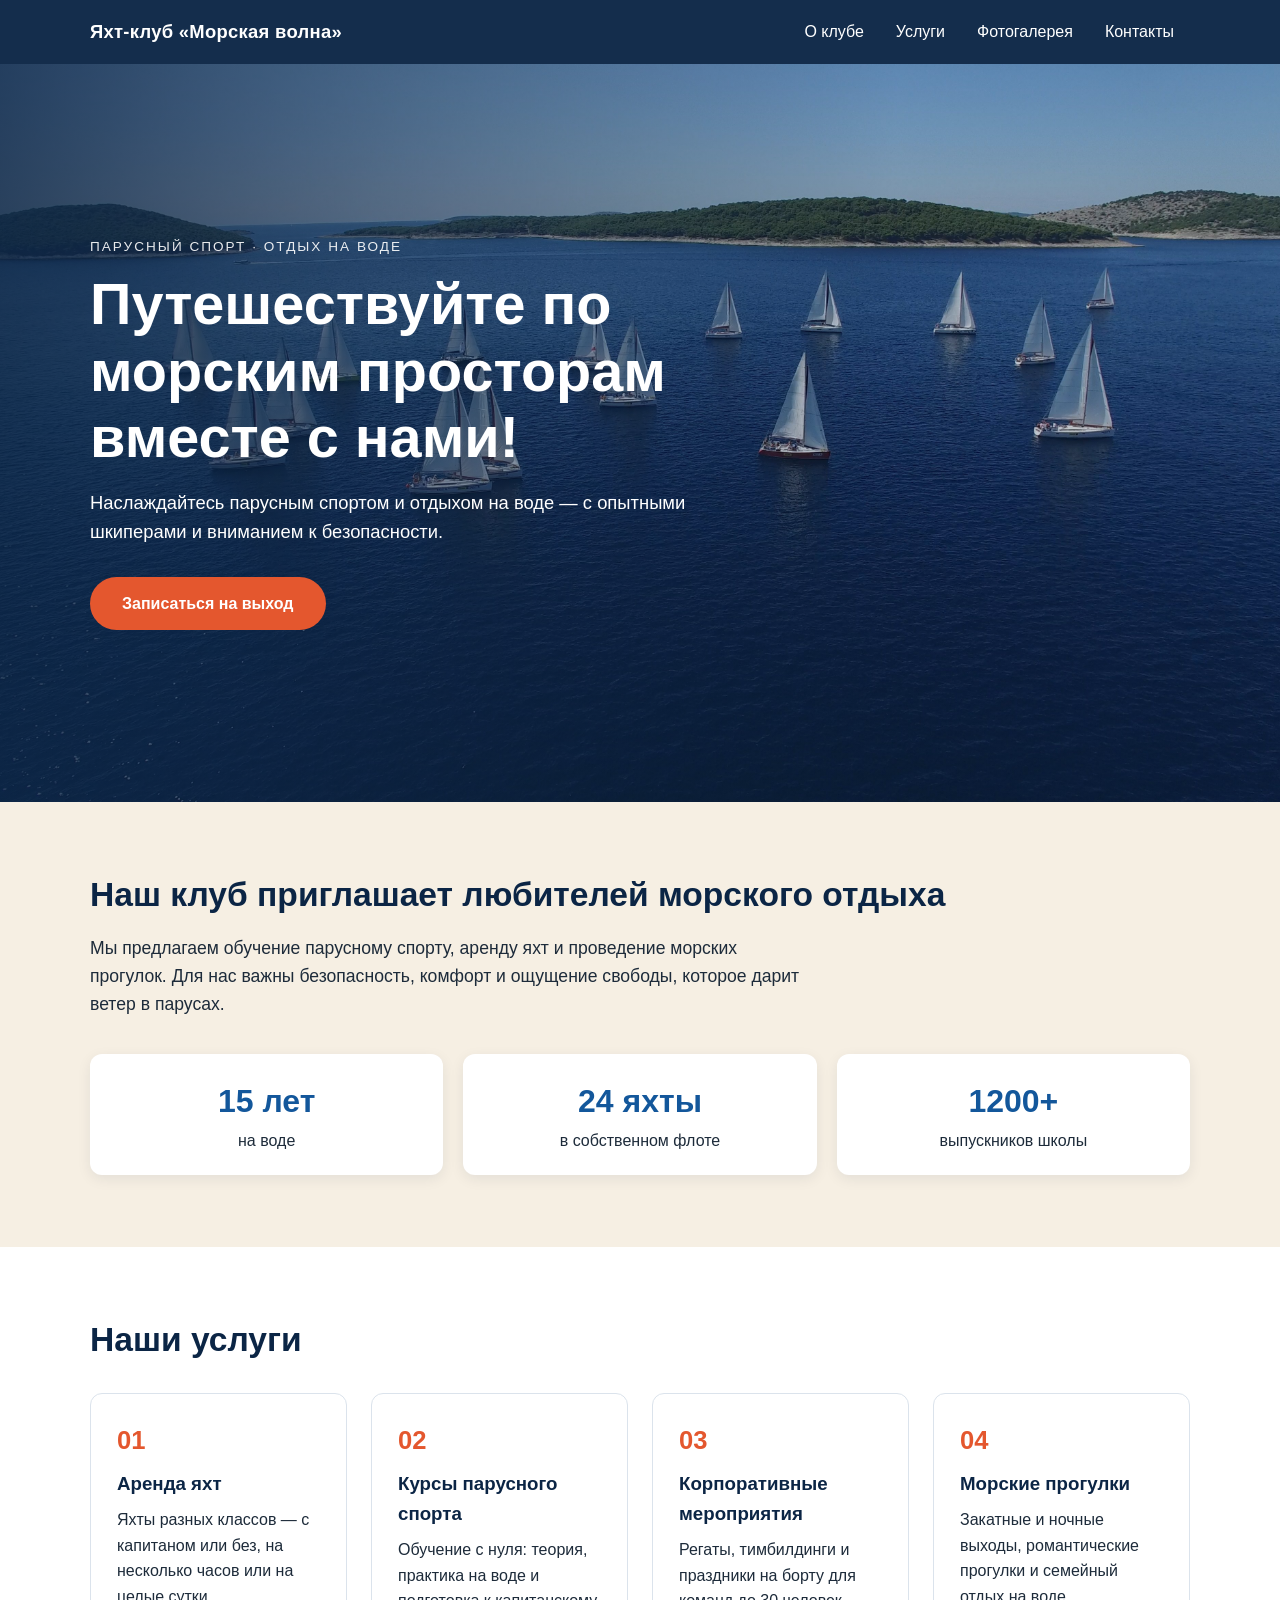
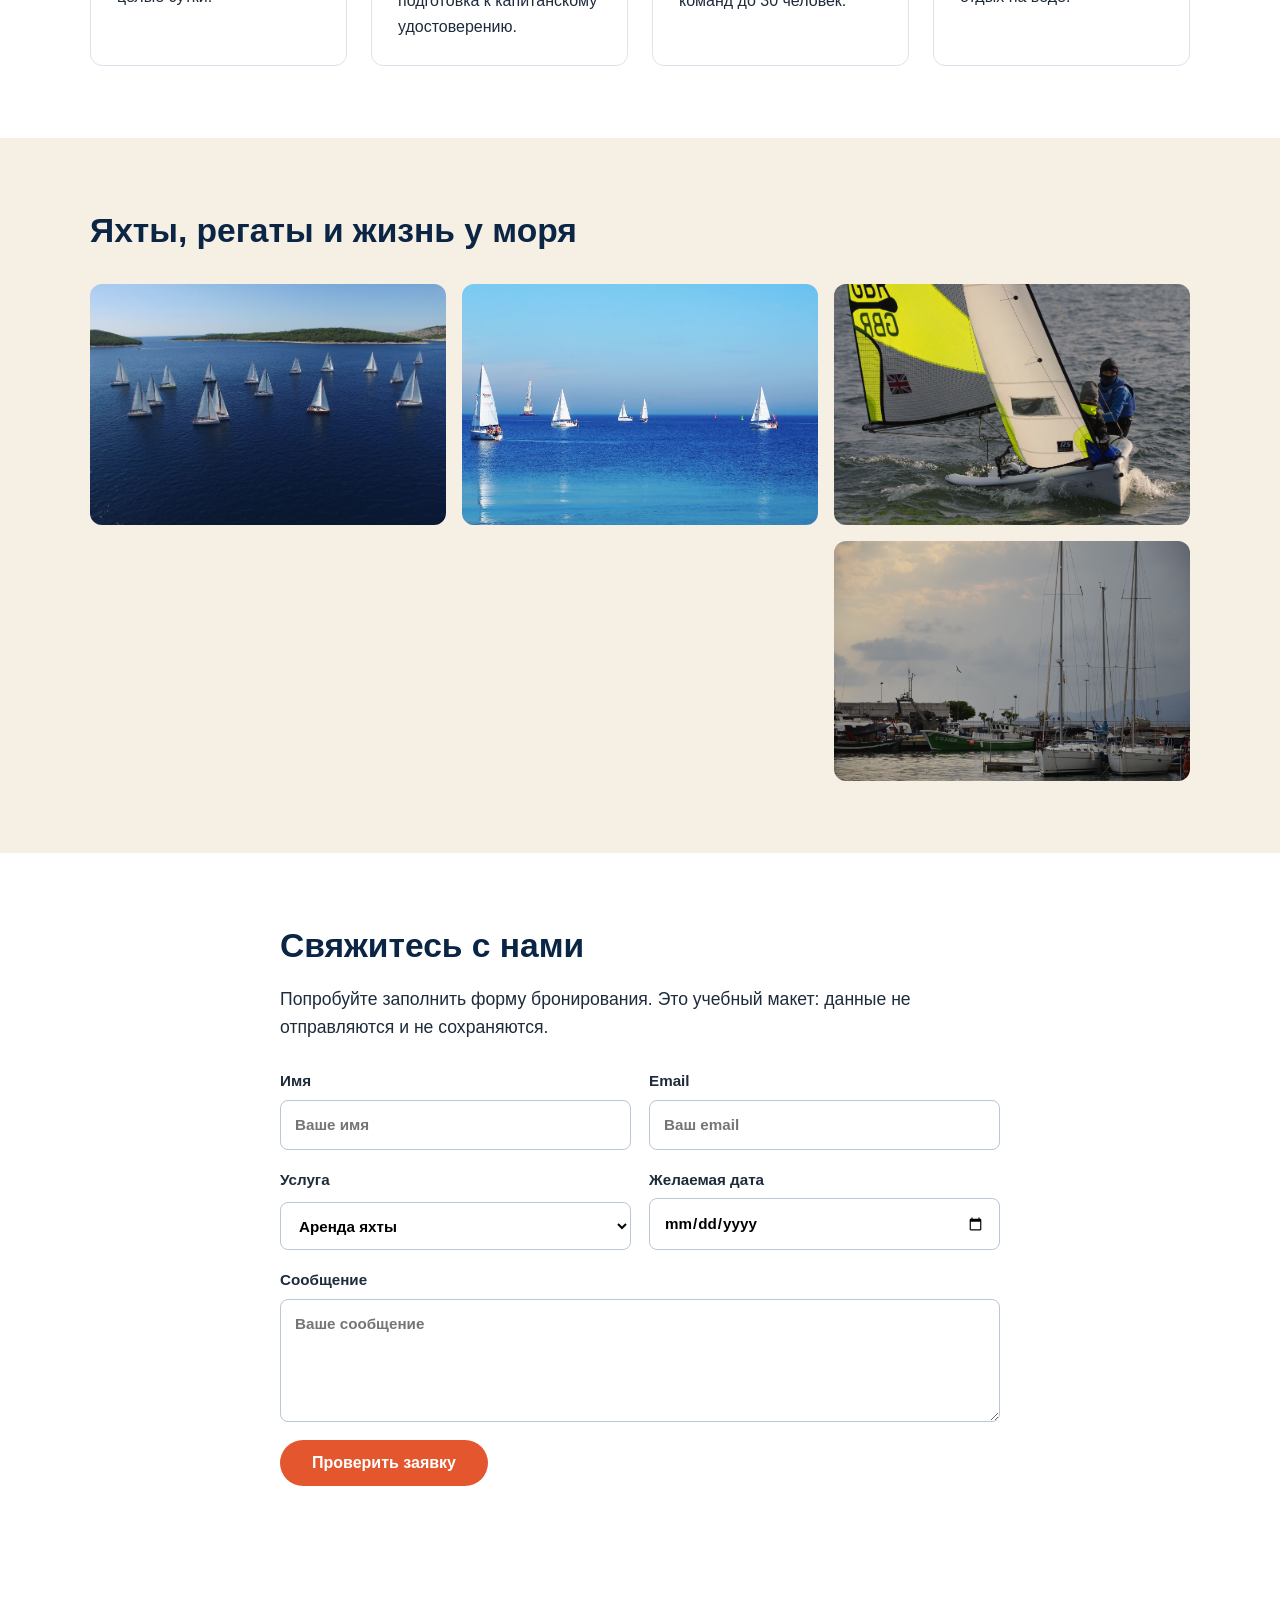
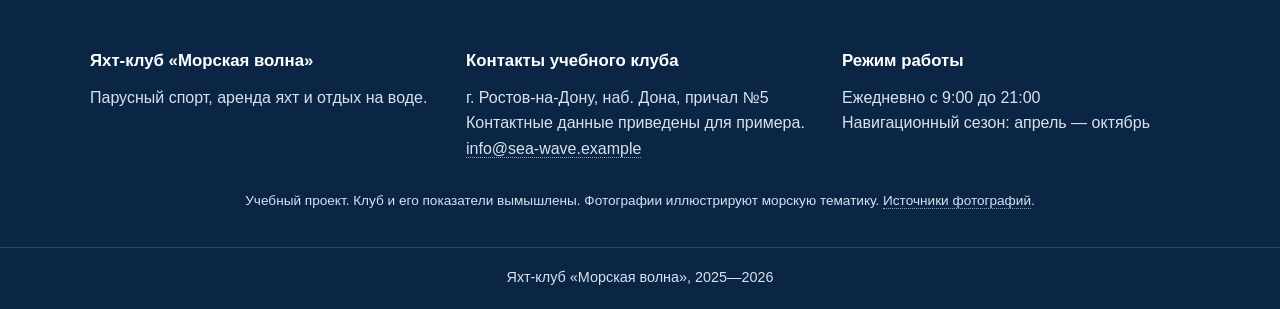
<file: index.html>
<!DOCTYPE html>
<html lang="ru">
<head>
<meta charset="UTF-8">
<!-- viewport нужен для корректного масштабирования на смартфонах и планшетах -->
<meta name="viewport" content="width=device-width, initial-scale=1">
<meta name="description" content="Учебный сайт яхт-клуба Морская волна: парусный спорт, морские прогулки и обучение.">
<title>Яхт-клуб «Морская волна»</title>
<link rel="stylesheet" href="styles.css">
</head>
<body>

<!-- ===== Шапка сайта ===== -->
<header class="site-header">
    <div class="header-inner">
        <a class="logo" href="#home">Яхт-клуб «Морская волна»</a>

        <!-- Бургер-меню для мобильных: работает без JavaScript, через скрытый checkbox -->
        <button class="burger" type="button" aria-label="Открыть меню" aria-expanded="false" aria-controls="main-nav"><span></span></button>

        <nav class="main-nav" id="main-nav" aria-label="Основная навигация">
            <ul>
                <li><a href="#about">О клубе</a></li>
                <li><a href="#services">Услуги</a></li>
                <li><a href="#gallery">Фотогалерея</a></li>
                <li><a href="#contact">Контакты</a></li>
            </ul>
        </nav>
    </div>
</header>

<main>

    <!-- ===== Главная секция (обложка) ===== -->
    <section id="home" class="hero-section">
        <div class="hero-content">
            <p class="hero-kicker">Парусный спорт · Отдых на воде</p>
            <h1>Путешествуйте по морским просторам вместе с нами!</h1>
            <p class="hero-text">Наслаждайтесь парусным спортом и отдыхом на воде — с опытными шкиперами и вниманием к безопасности.</p>
            <a class="btn" href="#contact">Записаться на выход</a>
        </div>
    </section>

    <!-- ===== О клубе ===== -->
    <section id="about" class="about-section">
        <div class="container">
            <h2>Наш клуб приглашает любителей морского отдыха</h2>
            <p class="lead">Мы предлагаем обучение парусному спорту, аренду яхт и проведение морских прогулок. Для нас важны безопасность, комфорт и ощущение свободы, которое дарит ветер в парусах.</p>

            <ul class="stats">
                <li><strong>15 лет</strong><span>на воде</span></li>
                <li><strong>24 яхты</strong><span>в собственном флоте</span></li>
                <li><strong>1200+</strong><span>выпускников школы</span></li>
            </ul>
        </div>
    </section>

    <!-- ===== Услуги ===== -->
    <section id="services" class="services-section">
        <div class="container">
            <h2>Наши услуги</h2>
            <div class="cards">
                <article class="card">
                    <span class="card-num">01</span>
                    <h3>Аренда яхт</h3>
                    <p>Яхты разных классов — с капитаном или без, на несколько часов или на целые сутки.</p>
                </article>
                <article class="card">
                    <span class="card-num">02</span>
                    <h3>Курсы парусного спорта</h3>
                    <p>Обучение с нуля: теория, практика на воде и подготовка к капитанскому удостоверению.</p>
                </article>
                <article class="card">
                    <span class="card-num">03</span>
                    <h3>Корпоративные мероприятия</h3>
                    <p>Регаты, тимбилдинги и праздники на борту для команд до 30 человек.</p>
                </article>
                <article class="card">
                    <span class="card-num">04</span>
                    <h3>Морские прогулки</h3>
                    <p>Закатные и ночные выходы, романтические прогулки и семейный отдых на воде.</p>
                </article>
            </div>
        </div>
    </section>

    <!-- ===== Фотогалерея ===== -->
    <section id="gallery" class="gallery-section">
        <div class="container">
            <h2>Яхты, регаты и жизнь у моря</h2>
            <div class="gallery-images">
                <img src="img/yacht1.jpg" alt="Парусные яхты в морской регате" loading="lazy" decoding="async" width="800" height="540">
                <img src="img/yacht2.jpg" alt="Парусники на открытой воде" loading="lazy" decoding="async" width="800" height="540">
                <img src="img/yacht3.jpg" alt="Участники регаты на парусной лодке" loading="lazy" decoding="async" width="800" height="540">
                <img src="img/yacht4.jpg" alt="Парусное судно на закате" loading="lazy" decoding="async" width="800" height="540">
                <img src="img/yacht5.jpg" alt="Яхты на регате в заливе Наррагансетт" loading="lazy" decoding="async" width="800" height="540">
                <img src="img/yacht6.jpg" alt="Лодки и парусники у причала на закате" loading="lazy" decoding="async" width="800" height="540">
            </div>
        </div>
    </section>

    <!-- ===== Обратная связь / бронирование ===== -->
    <section id="contact" class="contact-section">
        <div class="container narrow">
            <h2>Свяжитесь с нами</h2>
            <p class="lead">Попробуйте заполнить форму бронирования. Это учебный макет: данные не отправляются и не сохраняются.</p>

            <form id="contact-form" class="contact-form" action="#" method="get">
                <div class="row">
                    <label>Имя
                        <input type="text" name="name" placeholder="Ваше имя" maxlength="80" required>
                    </label>
                    <label>Email
                        <input type="email" name="email" placeholder="Ваш email" required>
                    </label>
                </div>
                <div class="row">
                    <label>Услуга
                        <select name="service">
                            <option>Аренда яхты</option>
                            <option>Курсы парусного спорта</option>
                            <option>Корпоративное мероприятие</option>
                            <option>Морская прогулка</option>
                        </select>
                    </label>
                    <label>Желаемая дата
                        <input type="date" name="date">
                    </label>
                </div>
                <label>Сообщение
                    <textarea name="message" rows="4" placeholder="Ваше сообщение"></textarea>
                </label>
                <button class="btn" type="submit">Проверить заявку</button>
                <noscript>Для демонстрации формы включите JavaScript. Заявки на этом учебном сайте не принимаются.</noscript>
                <p id="form-status" class="form-status" role="status"></p>
            </form>
        </div>
    </section>

</main>

<!-- ===== Подвал сайта ===== -->
<footer class="site-footer">
    <div class="container footer-grid">
        <div>
            <h3>Яхт-клуб «Морская волна»</h3>
            <p>Парусный спорт, аренда яхт и отдых на воде.</p>
        </div>
        <div>
            <h3>Контакты учебного клуба</h3>
            <p>г. Ростов-на-Дону, наб. Дона, причал №5</p>
            <p>Контактные данные приведены для примера.</p>
            <p><a href="mailto:info@sea-wave.example">info@sea-wave.example</a></p>
        </div>
        <div>
            <h3>Режим работы</h3>
            <p>Ежедневно с 9:00 до 21:00</p>
            <p>Навигационный сезон: апрель — октябрь</p>
        </div>
    </div>
    <p class="project-note">Учебный проект. Клуб и его показатели вымышлены. Фотографии иллюстрируют морскую тематику. <a href="credits.html">Источники фотографий</a>.</p>
    <p class="copyright">Яхт-клуб «Морская волна», 2025—<span id="year">2026</span></p>
</footer>

<script src="script.js"></script>
</body>
</html>
</file>
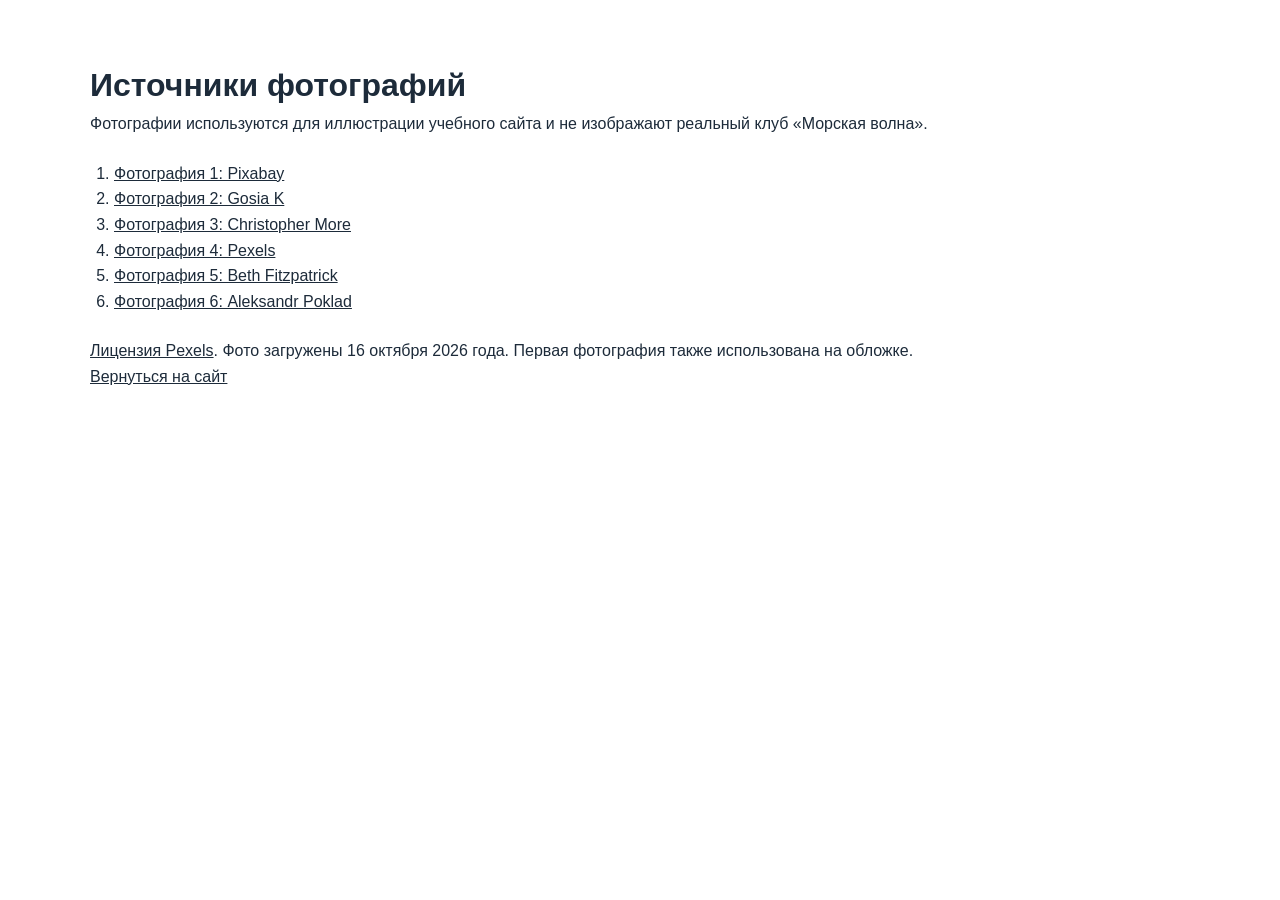
<file: credits.html>
<!doctype html><html lang="ru"><meta charset="utf-8"><meta name="viewport" content="width=device-width, initial-scale=1"><title>Источники фотографий</title><link rel="stylesheet" href="styles.css"><main class="container" style="padding-block:60px"><h1>Источники фотографий</h1><p>Фотографии используются для иллюстрации учебного сайта и не изображают реальный клуб «Морская волна».</p><ol style="padding:24px"><li><a href="https://www.pexels.com/photo/sailboat-lot-on-body-of-water-358326/">Фотография 1: Pixabay</a></li><li><a href="https://www.pexels.com/photo/sailboats-on-the-sea-19697223/">Фотография 2: Gosia K</a></li><li><a href="https://www.pexels.com/photo/people-on-sailboat-in-regatta-20279966/">Фотография 3: Christopher More</a></li><li><a href="https://www.pexels.com/photo/sunset-over-sea-and-sailing-vessel-16830371/">Фотография 4: Pexels</a></li><li><a href="https://www.pexels.com/photo/sailboats-competing-in-narragansett-bay-regatta-33007746/">Фотография 5: Beth Fitzpatrick</a></li><li><a href="https://www.pexels.com/photo/scenic-marina-with-boats-at-sunset-36864581/">Фотография 6: Aleksandr Poklad</a></li></ol><p><a href="https://www.pexels.com/license/">Лицензия Pexels</a>. Фото загружены 16 октября 2026 года. Первая фотография также использована на обложке.</p><p><a href="index.html">Вернуться на сайт</a></p></main></html>
</file>
<file: styles.css>
/* ===== Цветовая схема и общие настройки ===== */
:root {
    --navy: #0b2545;      /* основной тёмно-синий */
    --blue: #13579b;      /* акцентный синий */
    --sand: #f6efe3;      /* светлый песочный фон */
    --coral: #e4572e;     /* акцент для кнопок */
    --text: #1d2b3a;
    --radius: 12px;
}

* { box-sizing: border-box; margin: 0; padding: 0; }

html {
    scroll-behavior: smooth;
    scroll-padding-top: 70px;      /* чтобы заголовки не прятались под шапкой */
}

body {
    font-family: "Segoe UI", Roboto, Arial, sans-serif;
    color: var(--text);
    line-height: 1.6;
    background: #fff;
}

img { max-width: 100%; display: block; }
a { color: inherit; }

.container { width: min(1100px, 100% - 40px); margin-inline: auto; }
.container.narrow { width: min(720px, 100% - 40px); }

h2 {
    font-size: clamp(1.5rem, 3.2vw, 2.1rem);
    color: var(--navy);
    margin-bottom: 18px;
    line-height: 1.25;
}

.lead { font-size: 1.1rem; max-width: 720px; }

section { padding: 72px 0; }

/* ===== Кнопка ===== */
.btn {
    display: inline-block;
    background: var(--coral);
    color: #fff;
    text-decoration: none;
    border: none;
    border-radius: 999px;
    padding: 14px 32px;
    font-size: 1rem;
    font-weight: 600;
    cursor: pointer;
    transition: background .2s, transform .2s;
}
.btn:hover { background: #c94622; transform: translateY(-2px); }

/* ===== Шапка ===== */
.site-header {
    position: sticky;
    top: 0;
    z-index: 10;
    background: rgba(11, 37, 69, .96);
    color: #fff;
}
.header-inner {
    width: min(1100px, 100% - 40px);
    margin-inline: auto;
    height: 64px;
    display: flex;                       /* логотип слева, меню справа */
    align-items: center;
    justify-content: space-between;
}
.logo { font-weight: 700; font-size: 1.15rem; text-decoration: none; letter-spacing: .3px; }

.main-nav ul { display: flex; list-style: none; }
.main-nav a {
    display: block;
    padding: 8px 16px;
    text-decoration: none;
    border-radius: 6px;
    transition: background .2s;
}
.main-nav a:hover { background: rgba(255, 255, 255, .15); }

/* Бургер скрыт на широких экранах */
.nav-toggle { display: none; }
.burger { display: none; cursor: pointer; padding: 10px; }
.burger span,
.burger span::before,
.burger span::after {
    content: "";
    display: block;
    width: 24px;
    height: 3px;
    background: #fff;
    border-radius: 2px;
    position: relative;
}
.burger span::before { position: absolute; top: -8px; }
.burger span::after  { position: absolute; top: 8px; }

/* ===== Обложка ===== */
.hero-section {
    min-height: 82vh;
    display: flex;
    align-items: center;
    color: #fff;
    background:
        linear-gradient(90deg, rgba(11, 37, 69, .85) 0%, rgba(11, 37, 69, .25) 70%),
        url("img/yacht1.jpg") center / cover no-repeat;
}
.hero-content { width: min(1100px, 100% - 40px); margin-inline: auto; }
.hero-content > * { max-width: 640px; }
.hero-kicker { text-transform: uppercase; letter-spacing: 2px; font-size: .85rem; opacity: .9; margin-bottom: 14px; }
.hero-content h1 { font-size: clamp(2rem, 5.5vw, 3.6rem); line-height: 1.15; margin-bottom: 18px; }
.hero-text { font-size: 1.15rem; margin-bottom: 30px; }

/* ===== О клубе ===== */
.about-section { background: var(--sand); }
.stats {
    list-style: none;
    display: flex;
    flex-wrap: wrap;
    gap: 20px;
    margin-top: 36px;
}
.stats li {
    flex: 1 1 200px;
    background: #fff;
    border-radius: var(--radius);
    padding: 22px;
    text-align: center;
    box-shadow: 0 4px 14px rgba(11, 37, 69, .08);
}
.stats strong { display: block; font-size: 2rem; color: var(--blue); }

/* ===== Услуги ===== */
.cards {
    display: grid;
    grid-template-columns: repeat(auto-fit, minmax(240px, 1fr));
    gap: 24px;
    margin-top: 32px;
}
.card {
    border: 1px solid #dbe3ec;
    border-radius: var(--radius);
    padding: 26px;
    transition: transform .2s, box-shadow .2s;
}
.card:hover { transform: translateY(-4px); box-shadow: 0 10px 24px rgba(11, 37, 69, .12); }
.card-num { font-size: 1.6rem; font-weight: 700; color: var(--coral); }
.card h3 { margin: 8px 0; color: var(--navy); }

/* ===== Галерея ===== */
.gallery-section { background: var(--sand); }
.gallery-images {
    display: grid;
    grid-template-columns: repeat(3, 1fr);
    gap: 16px;
    margin-top: 32px;
}
.gallery-images img {
    width: 100%;
    aspect-ratio: 800 / 540;       /* все фото одного размера, без обрезки */
    object-fit: cover;
    border-radius: var(--radius);
    transition: transform .3s;
}
.gallery-images img:hover { transform: scale(1.03); }

/* ===== Форма ===== */
.contact-form { margin-top: 28px; display: grid; gap: 18px; }
.contact-form .row { display: grid; grid-template-columns: 1fr 1fr; gap: 18px; }
.contact-form label { display: grid; gap: 6px; font-weight: 600; font-size: .95rem; }
.contact-form input,
.contact-form select,
.contact-form textarea {
    font: inherit;
    padding: 12px 14px;
    border: 1px solid #b9c6d4;
    border-radius: 8px;
    background: #fff;
}
.contact-form input:focus,
.contact-form select:focus,
.contact-form textarea:focus,
.btn:focus-visible {
    outline: 3px solid rgba(19, 87, 155, .35);
    border-color: var(--blue);
}
.contact-form .btn { justify-self: start; }
.form-status { color: #1b7f4b; font-weight: 600; min-height: 1.5em; }

/* ===== Подвал ===== */
.site-footer { background: var(--navy); color: #d8e2ee; padding: 48px 0 20px; }
.footer-grid {
    display: grid;
    grid-template-columns: repeat(auto-fit, minmax(220px, 1fr));
    gap: 28px;
}
.site-footer h3 { color: #fff; margin-bottom: 10px; font-size: 1.05rem; }
.site-footer a { text-decoration: none; border-bottom: 1px dotted #8fa6c0; }
.copyright {
    text-align: center;
    margin-top: 36px;
    padding-top: 18px;
    border-top: 1px solid rgba(255, 255, 255, .15);
    font-size: .9rem;
}

/* ===== Адаптивность: планшеты ===== */
@media (max-width: 900px) {
    .gallery-images { grid-template-columns: repeat(2, 1fr); }
    }

/* ===== Адаптивность: смартфоны ===== */
@media (max-width: 720px) {
    section { padding: 52px 0; }

    .burger { display: block; }
    .main-nav {
        position: absolute;
        top: 64px;
        left: 0;
        right: 0;
        background: var(--navy);
        display: none;                              /* меню скрыто, пока не нажат бургер */
    }
    .main-nav.is-open { display: block; }
    .main-nav ul { flex-direction: column; padding: 8px 20px 16px; }

    .hero-section {
        min-height: 70vh;
        background:
            linear-gradient(180deg, rgba(11, 37, 69, .88) 0%, rgba(11, 37, 69, .6) 100%),
            url("img/yacht1.jpg") 62% center / cover no-repeat;
    }

    .gallery-images { grid-template-columns: 1fr; }
    .contact-form .row { grid-template-columns: 1fr; }
}

/* Уважаем настройку «уменьшить анимацию» */
@media (prefers-reduced-motion: reduce) {
    html { scroll-behavior: auto; }
    * { transition: none !important; }
}

/* Доступное меню и компактные экраны */
.burger { border: 0; background: transparent; color: inherit; flex-shrink: 0; min-height: 44px; min-width: 44px; }
.burger:focus-visible, a:focus-visible { outline: 3px solid #f3b05e; outline-offset: 4px; }
.contact-form input, .contact-form select, .contact-form textarea { min-width: 0; width: 100%; }
.contact-form label { min-width: 0; }
.project-note { max-width: 1100px; margin: 28px auto 0; padding: 0 20px; font-size: .85rem; text-align: center; }
.hero-section { background-position: center; }
@media (max-width: 420px) { .logo { font-size: .95rem; max-width: calc(100% - 48px); } .cards { grid-template-columns: minmax(0, 1fr); } }

.gallery-images img { height: auto; aspect-ratio: 800 / 540; }

.gallery-images img:nth-child(4) { object-position: center 90%; }
</file>
